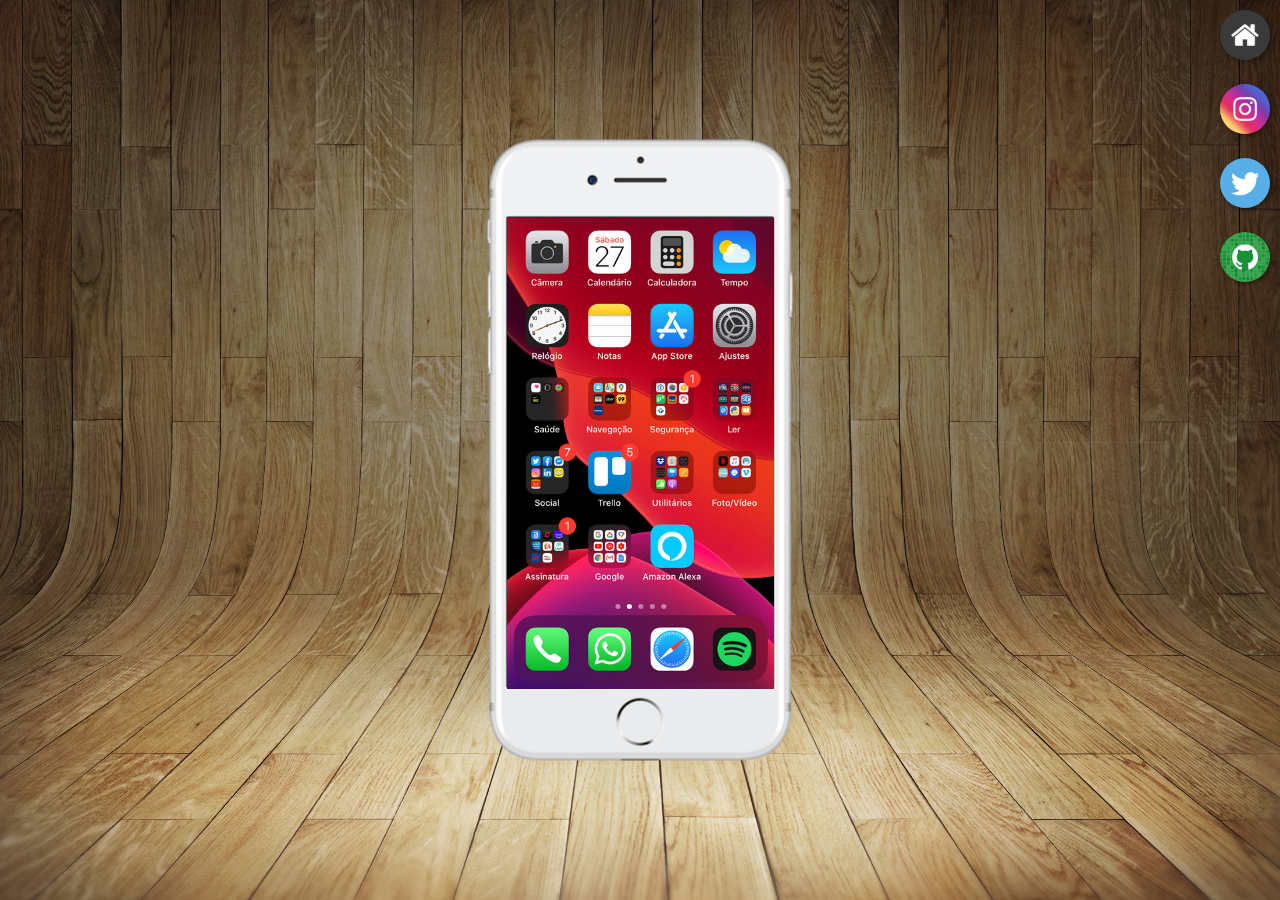
<file: index.html>
<!DOCTYPE html>
<html lang="pt-br">
<head>
  <meta charset="UTF-8">
  <meta http-equiv="X-UA-Compatible" content="IE=edge">
  <meta name="viewport" content="width=device-width, initial-scale=1.0">
  <link rel="shortcut icon" href="./image/favicon-aivan.ico" type="image/x-icon">
  <link rel="stylesheet" href="./style/index.css">
  <title>Aivan-Social</title>
</head>
<body>
  <main>
    <section id="telefone">
      <iframe src="./html/home.html"  name="tela" id="tela" frameborder="0">
        Seu navegador não é compatível com isso.
      </iframe>
    </section>
    <section id="social">
      <a href="./html/home.html" target="tela"><img src="./image/logo-home.jpg" alt="home"></a> <br>
      <a href="./html/insta.html" target="tela"><img src="./image/logo-instagram.jpg" alt="inta"></a> <br>
      <a href="./html/twitter.html" target="tela"><img src="./image/logo-twitter.jpg" alt="twitter"></a> <br>
      <a href="./html/github.html" target="tela"><img src="./image/logo-github.jpg" alt="github"></a>
    </section>
  </main>
</body>
</html>
</file>
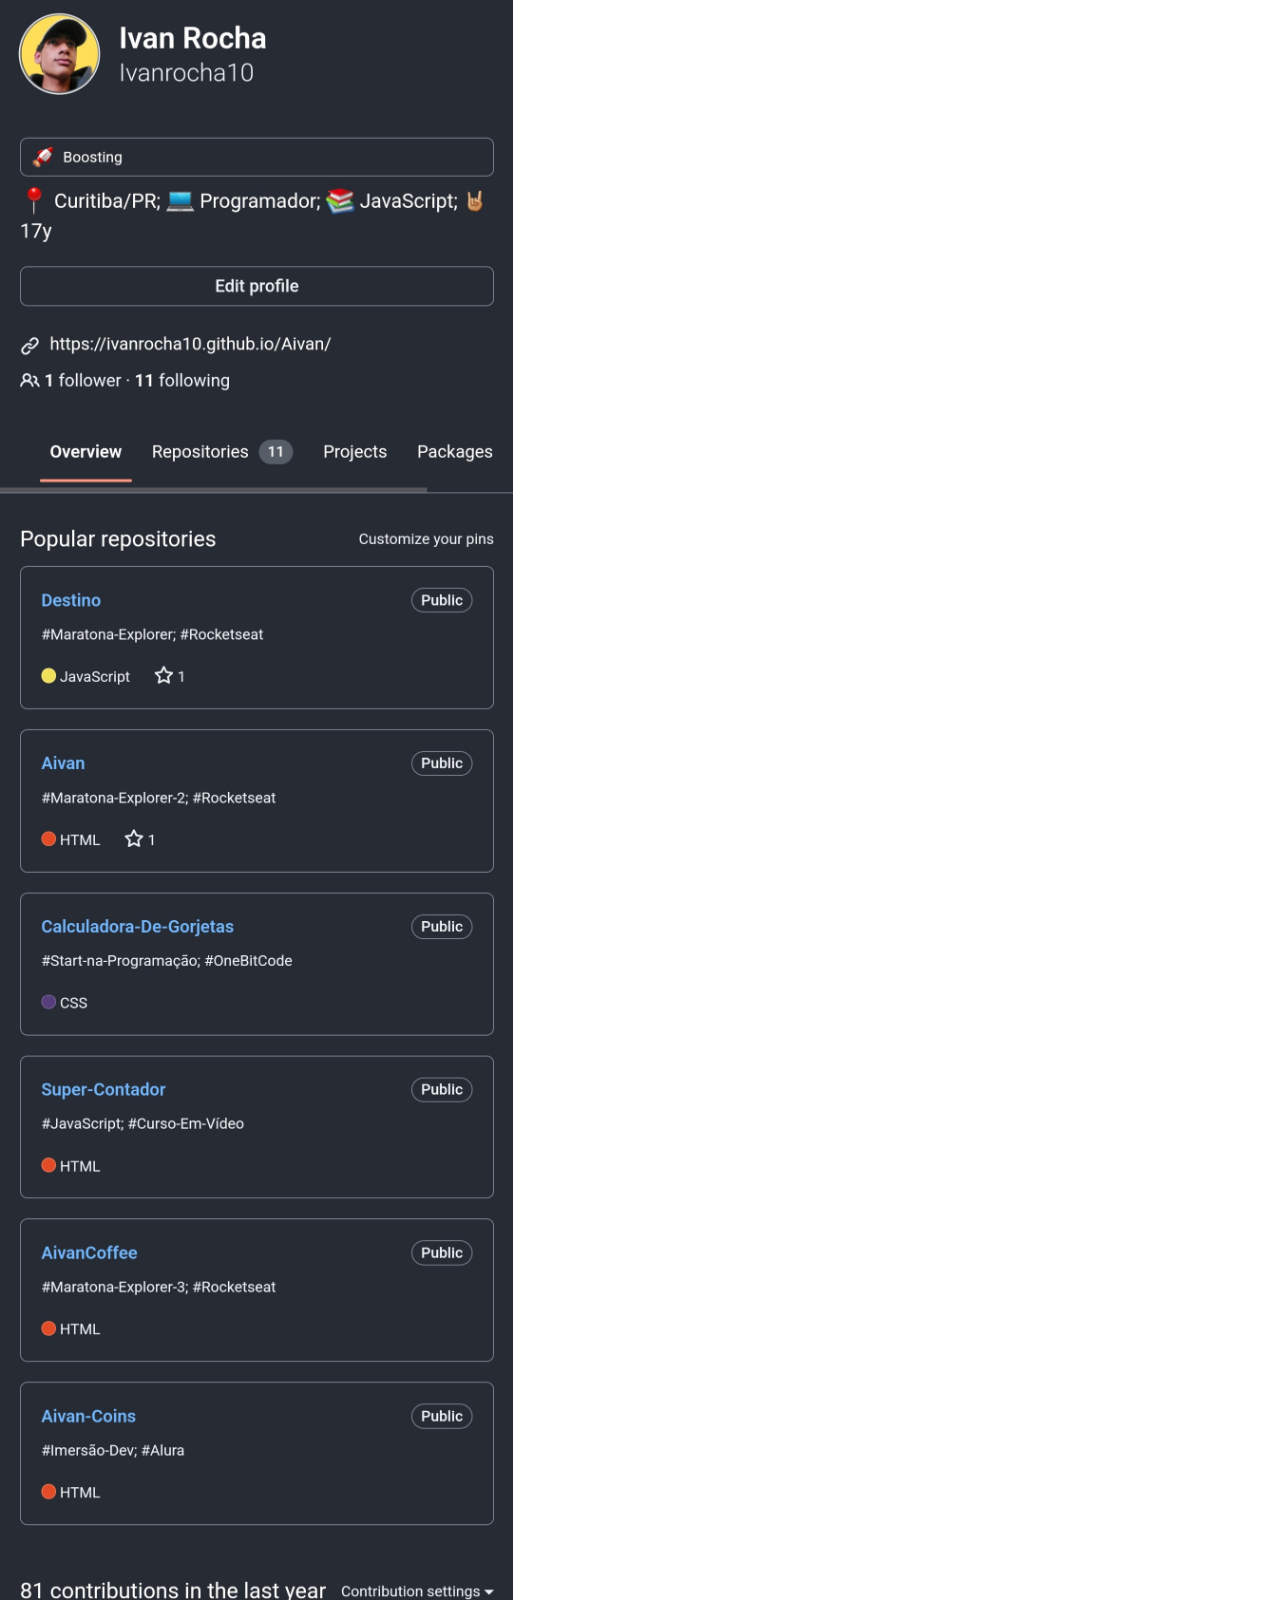
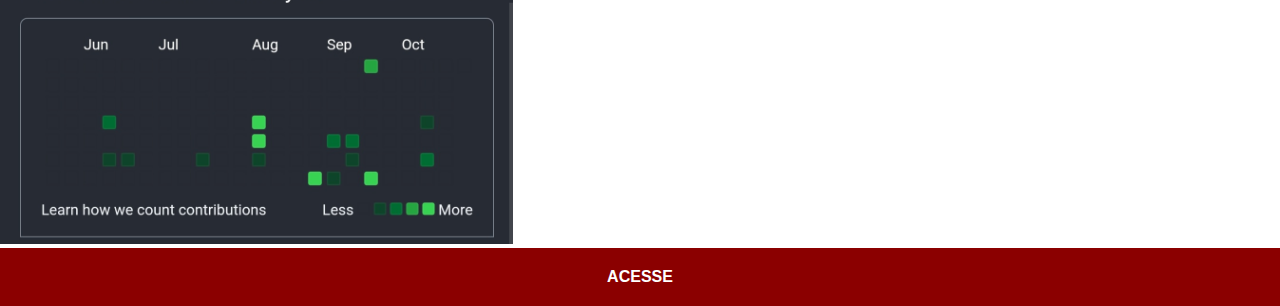
<file: html/github.html>
<!DOCTYPE html>
<html lang="pt-br">
<head>
  <meta charset="UTF-8">
  <meta http-equiv="X-UA-Compatible" content="IE=edge">
  <meta name="viewport" content="width=device-width, initial-scale=1.0">
  <link rel="stylesheet" href="../style/social.css">
  <title>GitHub</title>
</head>
<body>
  <img src="../image/tela-github.jpg" alt="GitHub">
  <a href="https://github.com/Ivanrocha10" target="_blank">ACESSE</a>
</body>
</html>
</file>
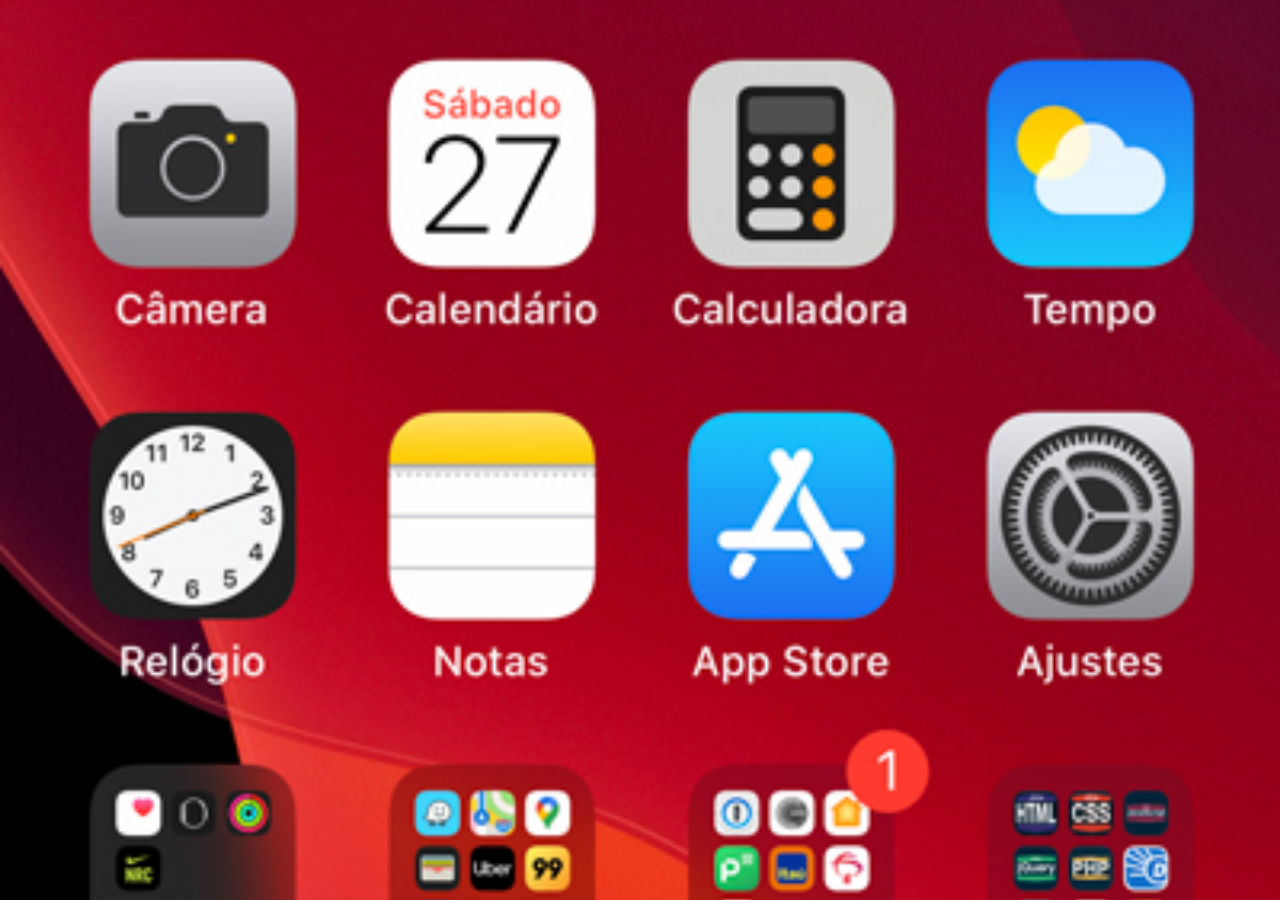
<file: html/home.html>
<!DOCTYPE html>
<html lang="pt-br">
<head>
  <meta charset="UTF-8">
  <meta http-equiv="X-UA-Compatible" content="IE=edge">
  <meta name="viewport" content="width=device-width, initial-scale=1.0">
  <title>home</title>
</head>
<style>
  * {
    margin: 0;
    padding: 0;
  }

  ::-webkit-scrollbar {
    width: 0px;
    height: 0px;
  }

  body {
    height: 100vh;
    width: 57vh;
    background: black url('../image/tela-home.jpg') no-repeat top center;
    background-size: cover;
  }
</style>
<body>
  
</body>
</html>
</file>
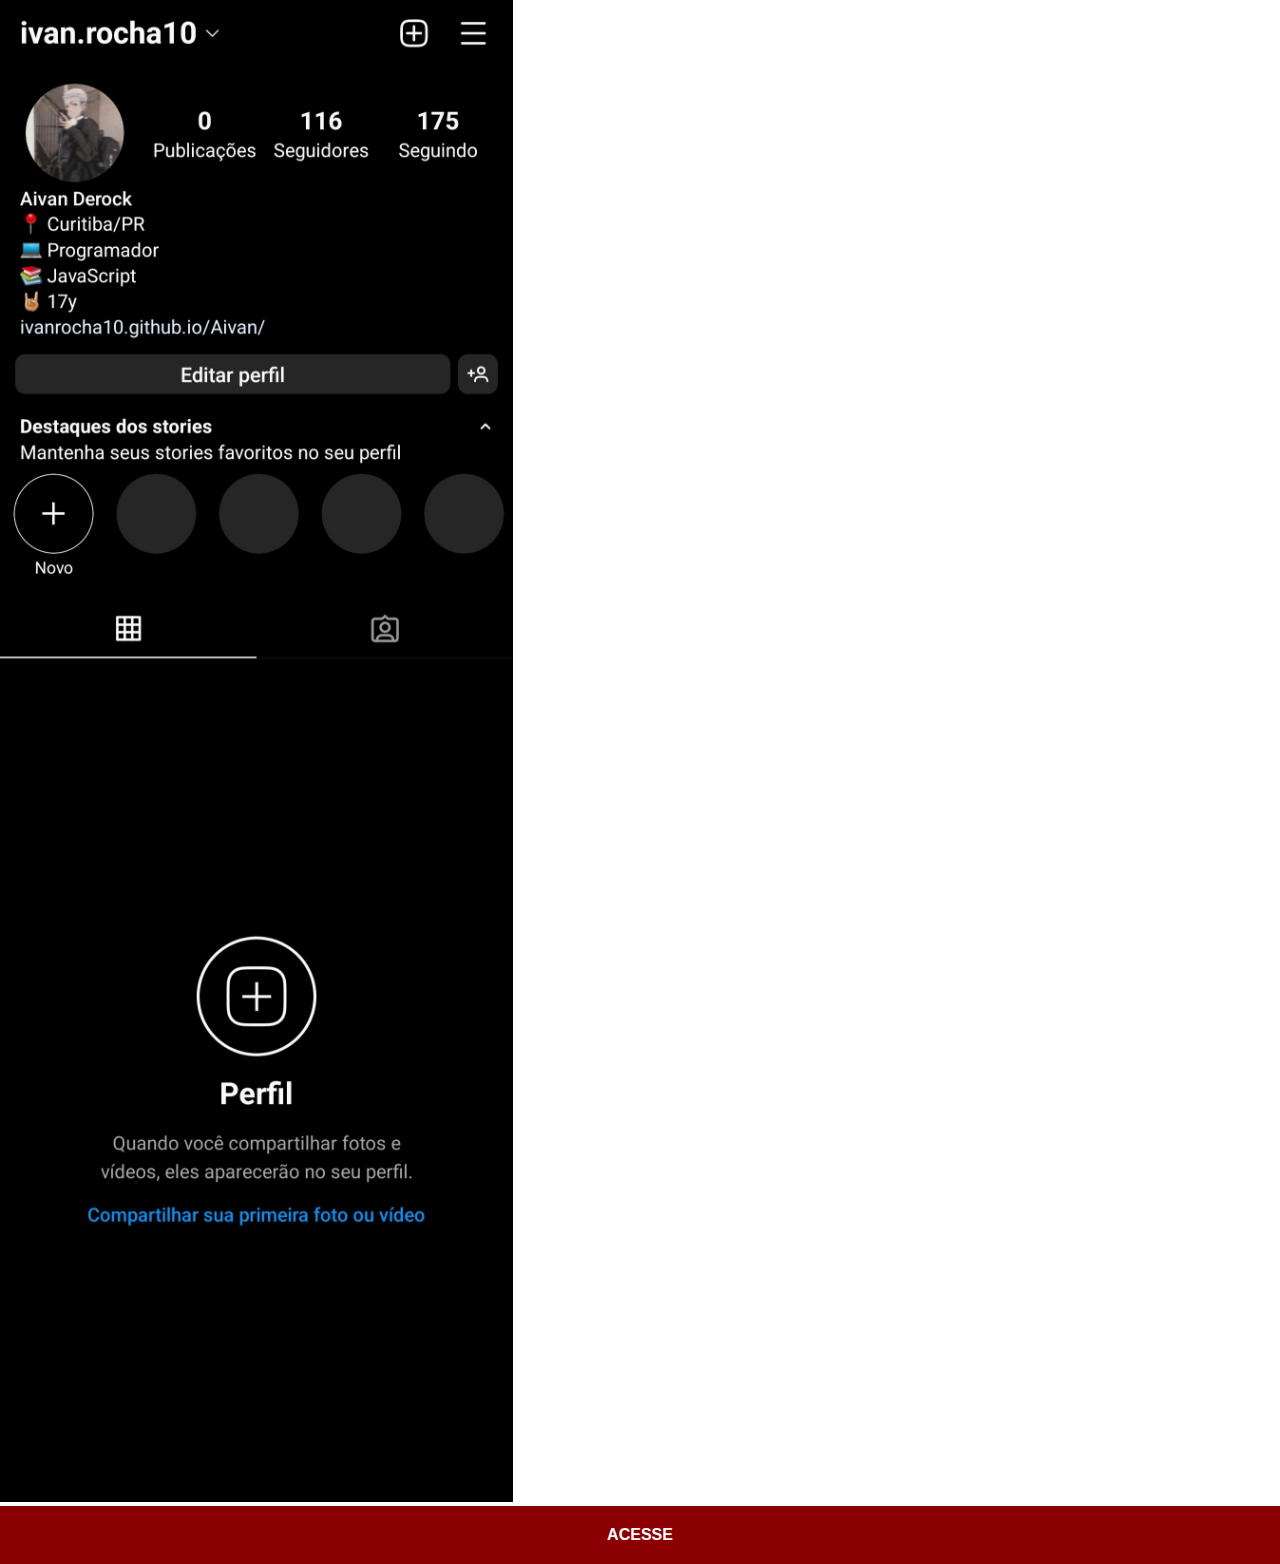
<file: html/insta.html>
<!DOCTYPE html>
<html lang="pt-br">
<head>
  <meta charset="UTF-8">
  <meta http-equiv="X-UA-Compatible" content="IE=edge">
  <meta name="viewport" content="width=device-width, initial-scale=1.0">
  <link rel="stylesheet" href="../style/social.css">
  <title>Instagram</title>
</head>
<body>
  <img src="../image/tela-insta.jpg" alt="Instagram">
  <a href="https://instagram.com/ivan.rocha10?igshid=YmMyMTA2M2Y=" target="_blank">ACESSE</a>
</body>
</html>
</file>
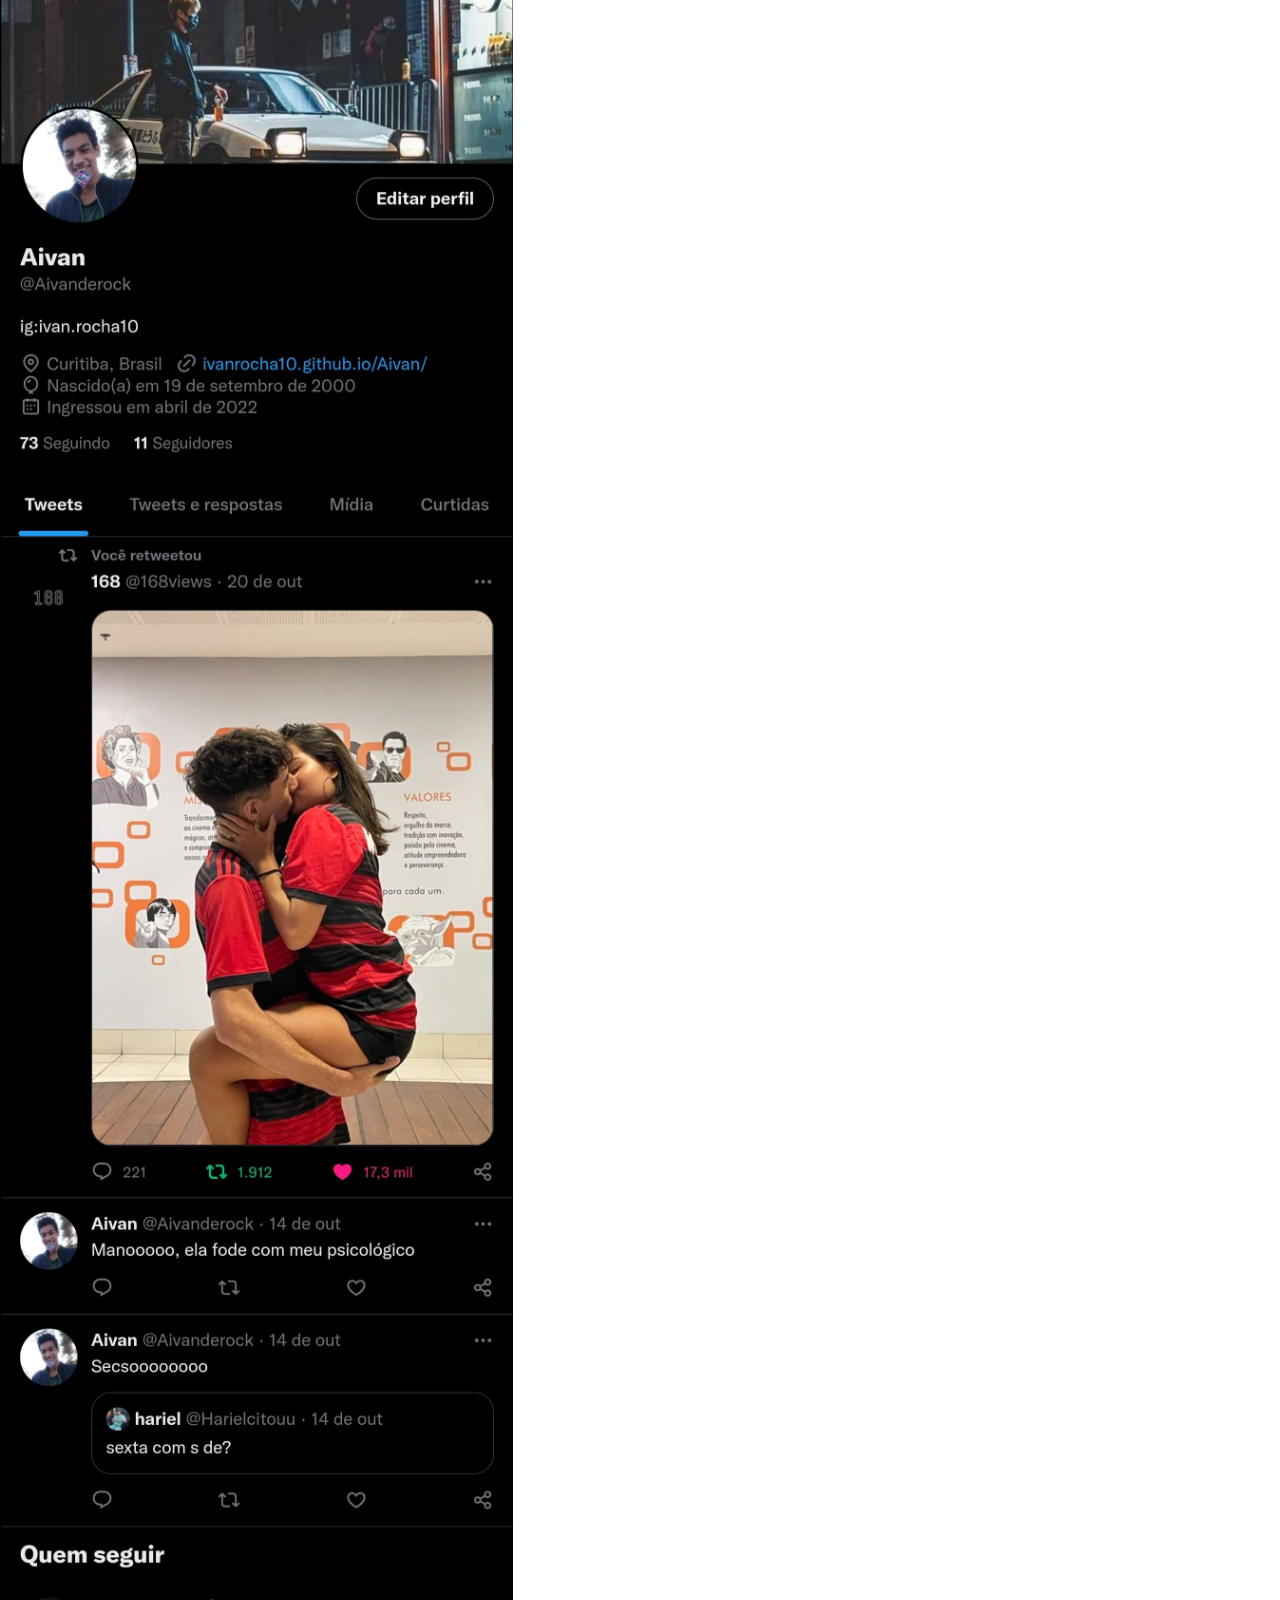
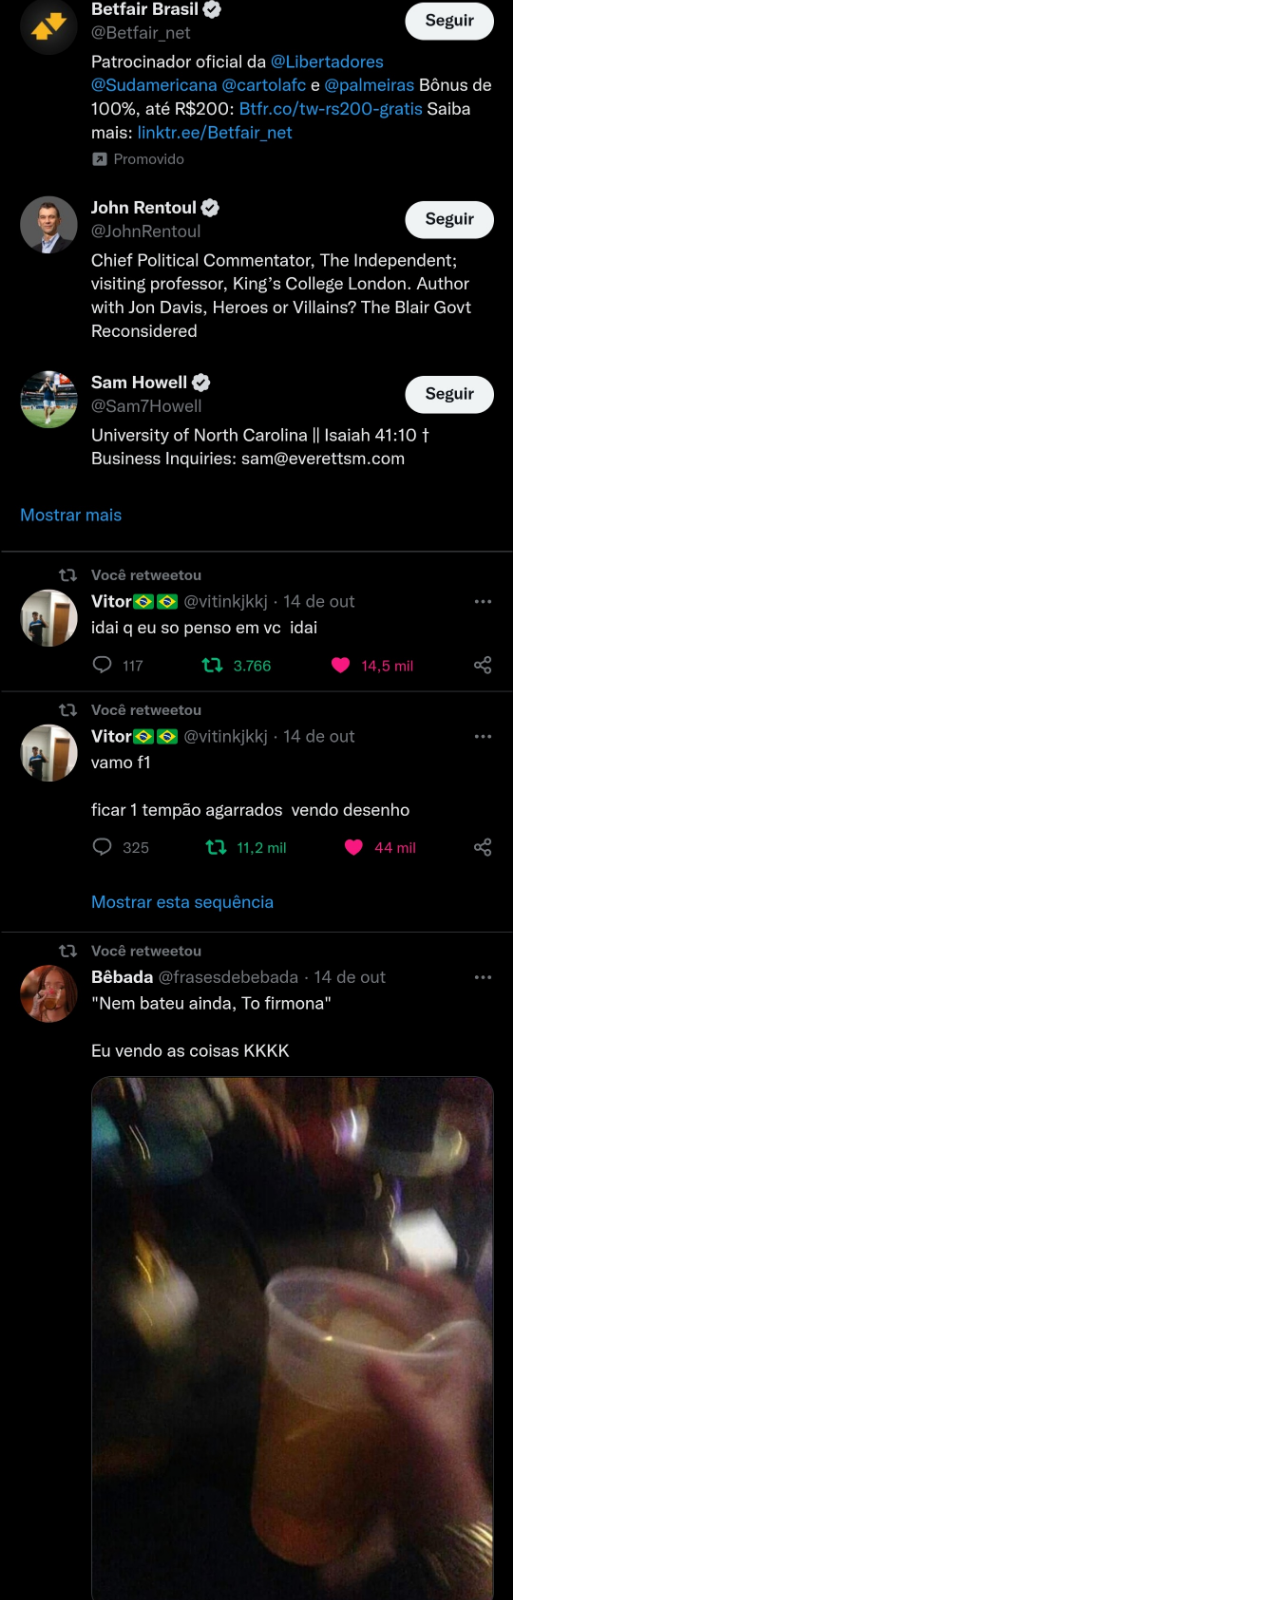
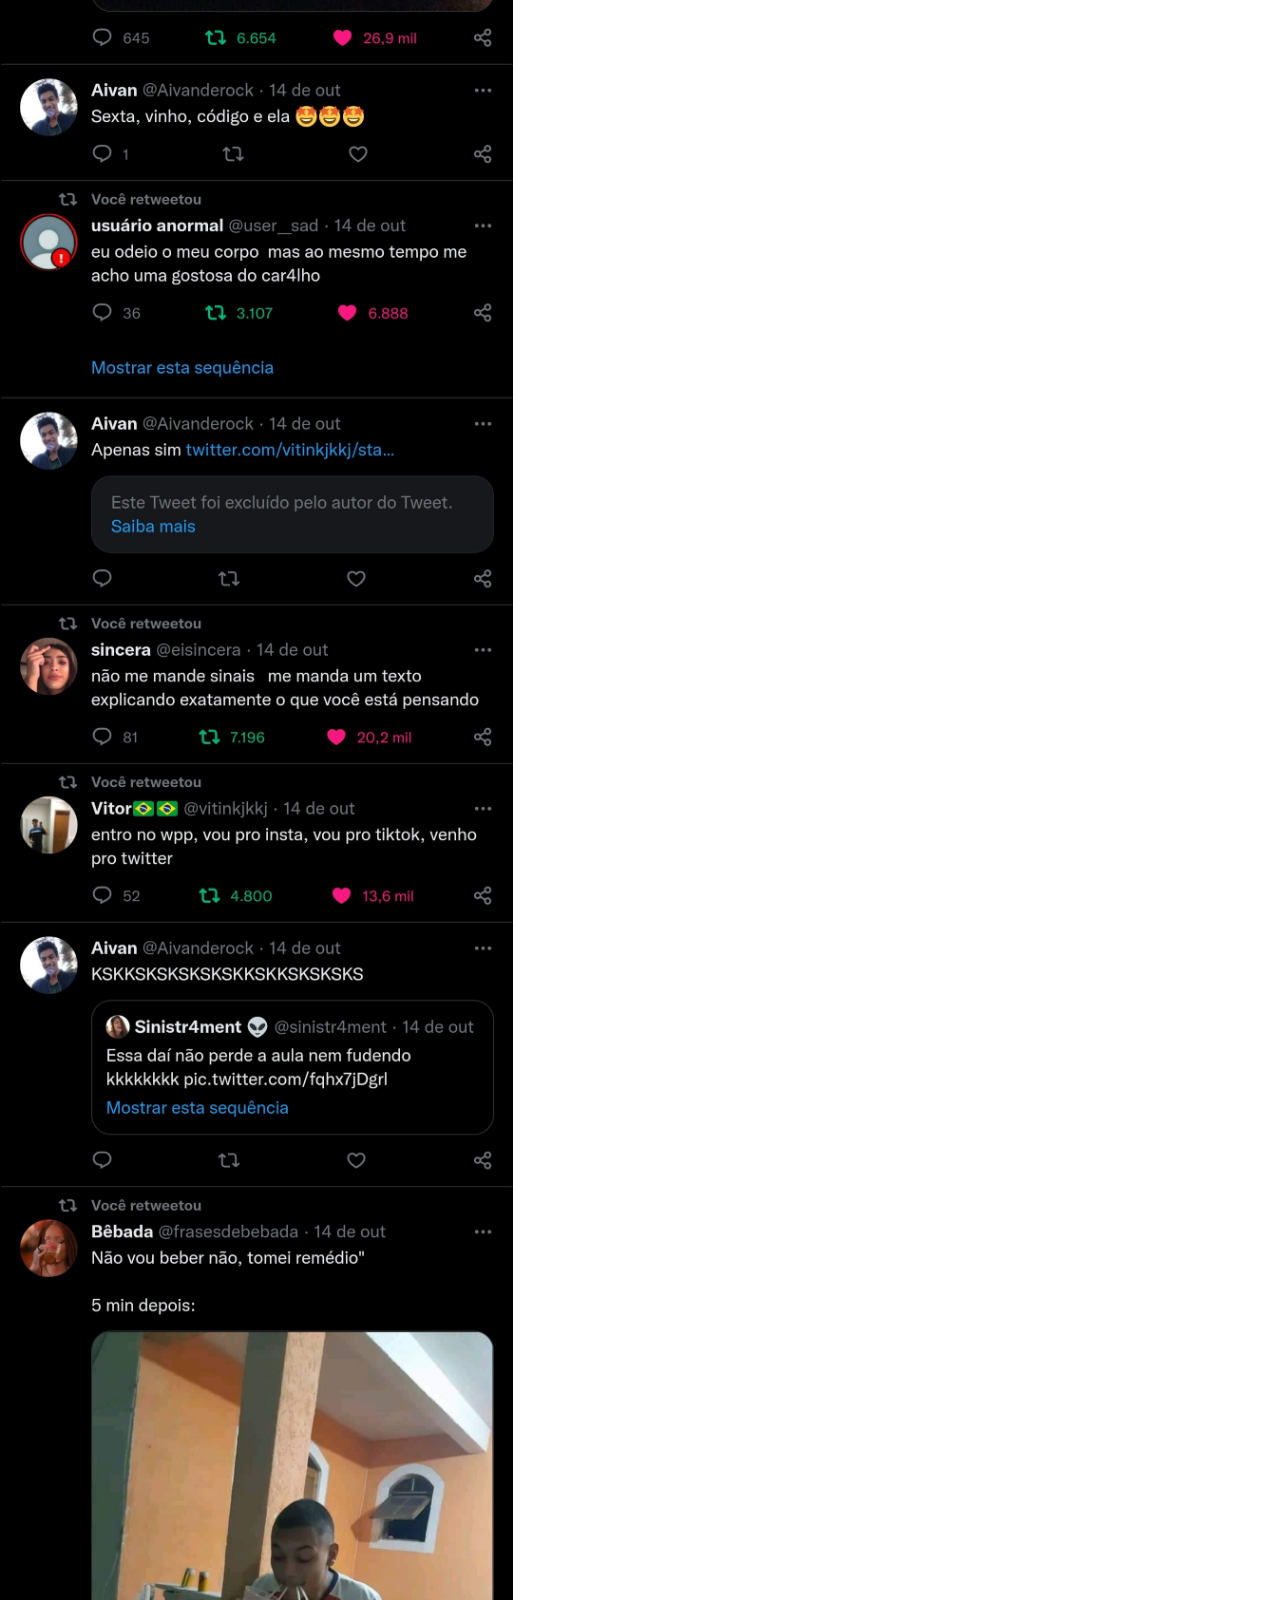
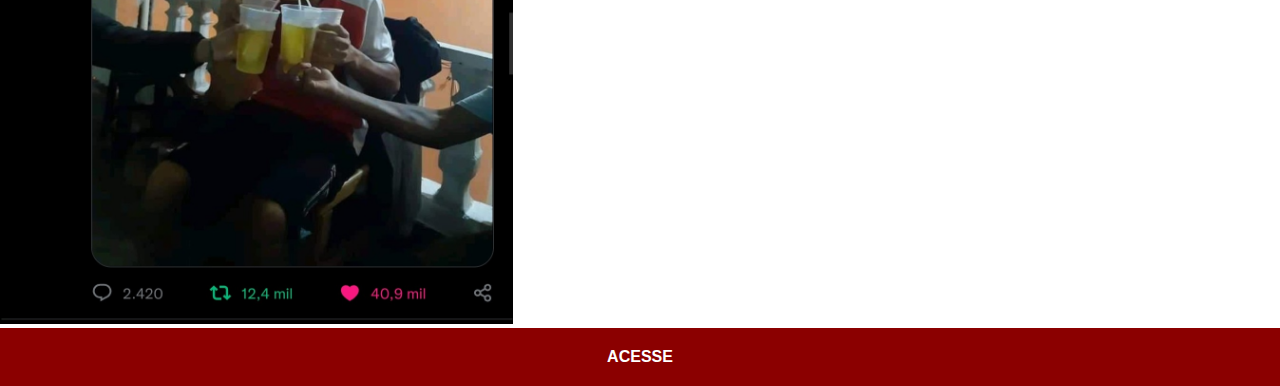
<file: html/twitter.html>
<!DOCTYPE html>
<html lang="pt-br">
<head>
  <meta charset="UTF-8">
  <meta http-equiv="X-UA-Compatible" content="IE=edge">
  <meta name="viewport" content="width=device-width, initial-scale=1.0">
  <link rel="stylesheet" href="../style/social.css">
  <title>Twitter</title>
</head>
<body>
  <img src="../image/tela-twitter.jpg" alt="Twitter">
  <a href="https://twitter.com/aivanderock?t=ae54gfORitWAb5VNxzIGig&s=08" target="_blank">ACESSE</a>
</body>
</html>
</file>
<file: style/index.css>
* {
  margin: 0;
  padding: 0;
  font-family: Arial, Helvetica, sans-serif;
}

html, body {
  height: 100vh;
  background-color: black;
}

body {
  background: url('../image/fundo-madeira.jpg') no-repeat top center;
  background-size: cover;
  background-attachment: fixed;
}

main {
  position: relative;
  height: 100vh;
}

#telefone {
  position: absolute;
  top: 50%;
  left: 50%;
  transform: translate(-50%, -50%);

  height: 627px;
  width: 311px;
  background: url('../image/frame-iphone.png') no-repeat;
}

#tela {
  position: relative;
  top: 81px;
  left: 22px;
  width: 267px;
  height: 471px;
}

#social {
  text-align: right;
}

#social img {
  width: 50px;
  margin: 10px;
  border-radius: 50%;
  box-shadow: 2px 2px 5px rgb(0, 0, 0, 0.400);
  box-sizing: border-box;
}

#social img:hover {
  border: 2px solid rgb(225, 225, 225, 0.637);
  transform: translate(-3px, -3px);
  box-shadow: 5px 5px 10px rgba(0, 0, 0, 0.600);
  transition: transform .5s, border 1s;
}
</file>
<file: style/social.css>
* {
  margin: 0;
  padding: 0;
  font-family: Arial, Helvetica, sans-serif;
}

::-webkit-scrollbar {
  width: 0px;
  height: 0px;
 }
img {
  width: 57vh;
}

a {
  display: block;
  background-color: darkred;
  color: white;
  padding: 20px;
  text-align: center;
  font-weight: bold;
  text-decoration: none;
}

a:hover {
  background-color: red;
}
</file>
